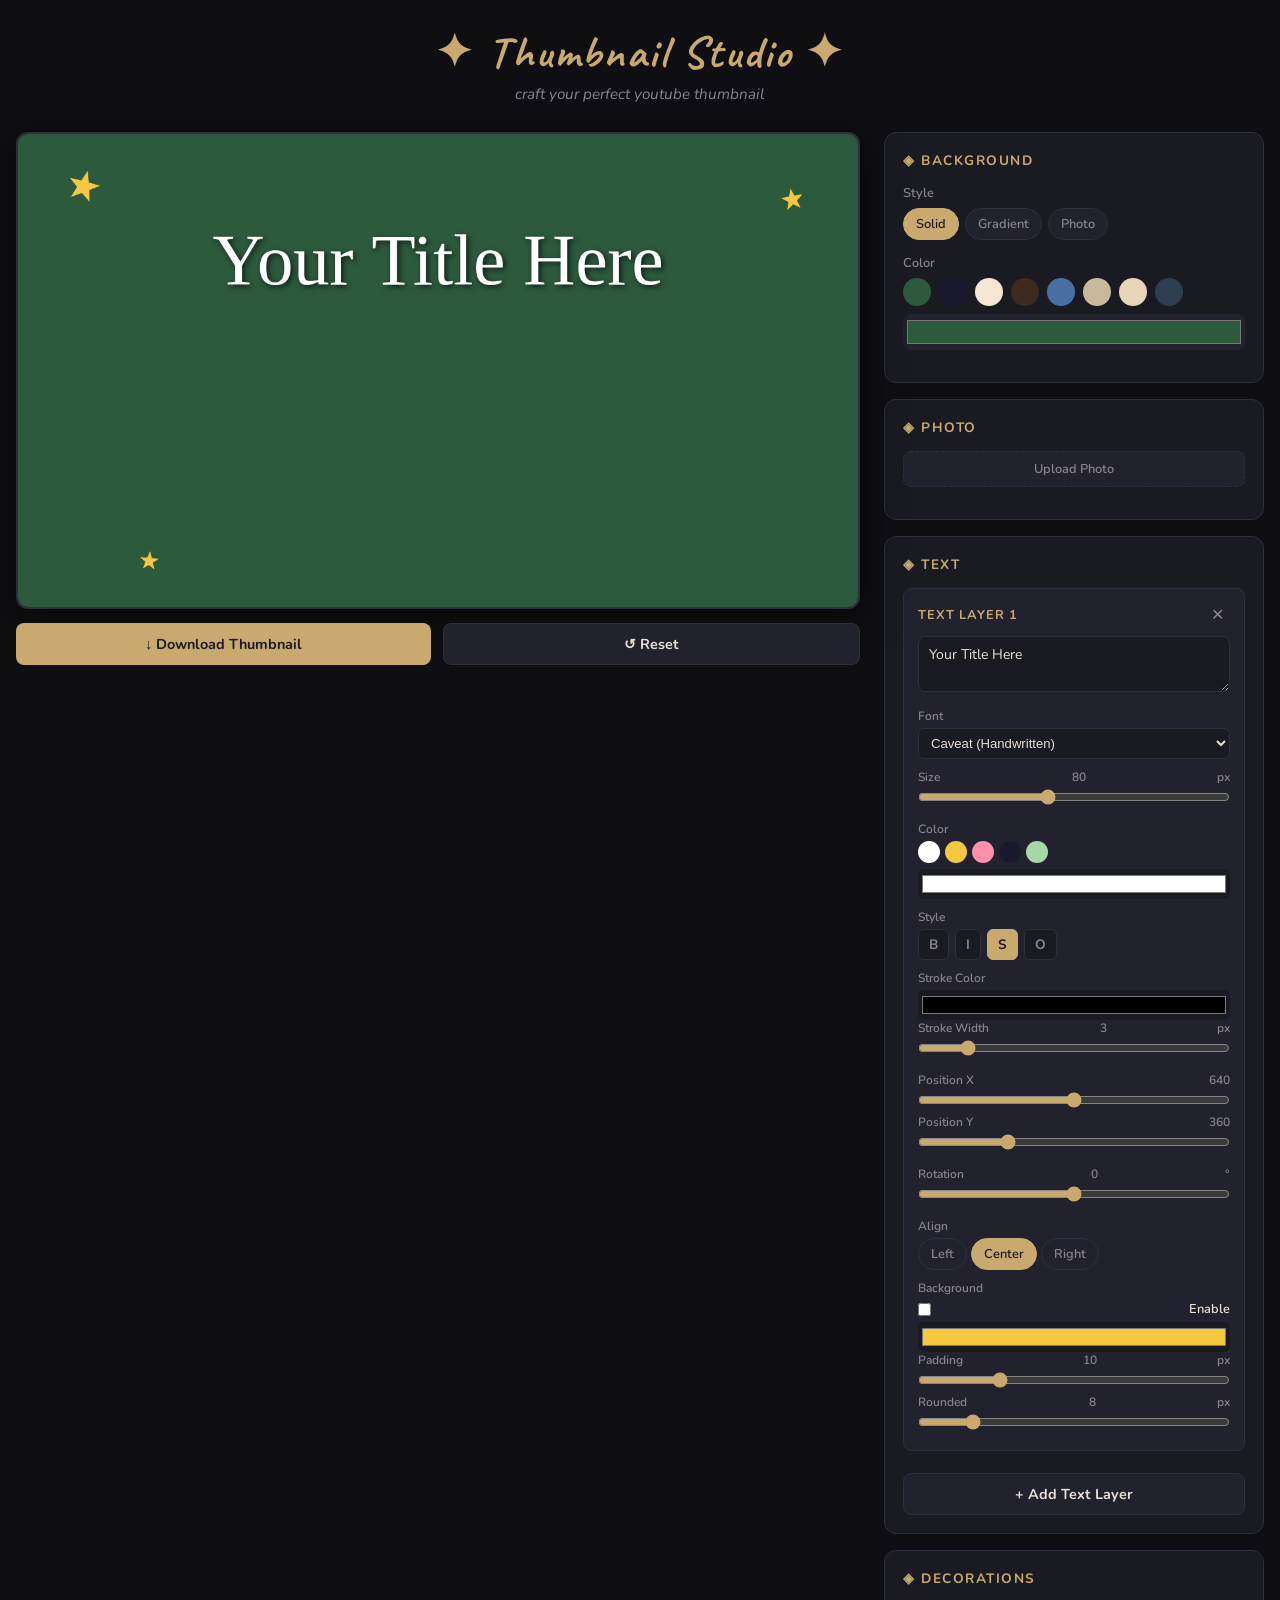
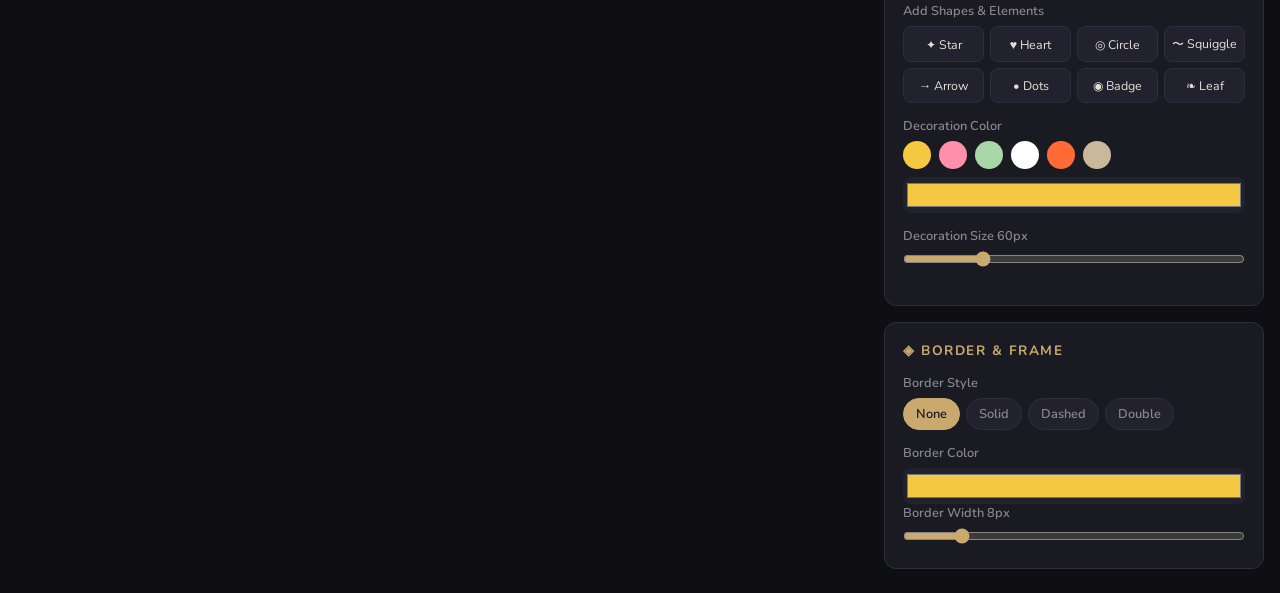
<file: index.html>
<!DOCTYPE html>
<html lang="en">
<head>
  <meta charset="UTF-8" />
  <meta name="viewport" content="width=device-width, initial-scale=1.0" />
  <title>YouTube Thumbnail Generator</title>
  <link rel="preconnect" href="https://fonts.googleapis.com" />
  <link rel="preconnect" href="https://fonts.gstatic.com" crossorigin />
  <link href="https://fonts.googleapis.com/css2?family=Caveat:wght@400;600;700&family=Nunito:wght@400;600;700;800;900&family=Pacifico&display=swap" rel="stylesheet" />
  <link rel="stylesheet" href="style.css" />
</head>
<body>
  <div class="app">
    <header>
      <h1>✦ Thumbnail Studio ✦</h1>
      <p class="subtitle">craft your perfect youtube thumbnail</p>
    </header>

    <div class="workspace">
      <!-- Canvas Preview -->
      <div class="preview-section">
        <div class="canvas-wrapper">
          <canvas id="thumbnailCanvas" width="1280" height="720"></canvas>
        </div>
        <div class="canvas-actions">
          <button class="btn btn-primary" id="downloadBtn">↓ Download Thumbnail</button>
          <button class="btn btn-secondary" id="resetBtn">↺ Reset</button>
        </div>
      </div>

      <!-- Controls Panel -->
      <div class="controls-panel">

        <!-- Background -->
        <section class="control-section">
          <h2>◈ Background</h2>
          <div class="control-group">
            <label>Style</label>
            <div class="button-grid" id="bgStyleBtns">
              <button class="style-btn active" data-style="solid">Solid</button>
              <button class="style-btn" data-style="gradient">Gradient</button>
              <button class="style-btn" data-style="photo">Photo</button>
            </div>
          </div>
          <div class="control-group" id="solidColorGroup">
            <label>Color</label>
            <div class="color-presets">
              <button class="color-dot" style="background:#2d5a3d" data-color="#2d5a3d"></button>
              <button class="color-dot" style="background:#1a1a2e" data-color="#1a1a2e"></button>
              <button class="color-dot" style="background:#f5e6d3" data-color="#f5e6d3"></button>
              <button class="color-dot" style="background:#3d2b1f" data-color="#3d2b1f"></button>
              <button class="color-dot" style="background:#4a6fa5" data-color="#4a6fa5"></button>
              <button class="color-dot" style="background:#c9b99a" data-color="#c9b99a"></button>
              <button class="color-dot" style="background:#e8d5b7" data-color="#e8d5b7"></button>
              <button class="color-dot" style="background:#2c3e50" data-color="#2c3e50"></button>
            </div>
            <input type="color" id="bgColor" value="#2d5a3d" />
          </div>
          <div class="control-group hidden" id="gradientGroup">
            <label>Color 1</label>
            <input type="color" id="gradColor1" value="#2d5a3d" />
            <label>Color 2</label>
            <input type="color" id="gradColor2" value="#1a1a2e" />
            <label>Direction</label>
            <select id="gradDirection">
              <option value="horizontal">Horizontal →</option>
              <option value="vertical">Vertical ↓</option>
              <option value="diagonal">Diagonal ↘</option>
              <option value="radial">Radial ◎</option>
            </select>
          </div>
          <div class="control-group hidden" id="bgPhotoGroup">
            <label>Upload Background</label>
            <label class="file-upload-btn" for="bgPhotoInput">Choose Photo</label>
            <input type="file" id="bgPhotoInput" accept="image/*" class="hidden-input" />
            <div class="slider-group">
              <label>Overlay Opacity <span id="bgOverlayVal">40</span>%</label>
              <input type="range" id="bgOverlay" min="0" max="100" value="40" />
            </div>
            <div class="color-presets">
              <button class="color-dot" style="background:#000" data-overlay="#000000"></button>
              <button class="color-dot" style="background:#2d5a3d" data-overlay="#2d5a3d"></button>
              <button class="color-dot" style="background:#1a1a2e" data-overlay="#1a1a2e"></button>
            </div>
            <input type="color" id="bgOverlayColor" value="#000000" />
          </div>
        </section>

        <!-- Photo / Subject -->
        <section class="control-section">
          <h2>◈ Photo</h2>
          <div class="control-group">
            <label class="file-upload-btn" for="photoInput">Upload Photo</label>
            <input type="file" id="photoInput" accept="image/*" class="hidden-input" />
          </div>
          <div id="photoControls" class="hidden">
            <div class="control-group">
              <label>Position X <span id="photoXVal">640</span></label>
              <input type="range" id="photoX" min="0" max="1280" value="640" />
              <label>Position Y <span id="photoYVal">360</span></label>
              <input type="range" id="photoY" min="0" max="720" value="360" />
            </div>
            <div class="control-group">
              <label>Scale <span id="photoScaleVal">100</span>%</label>
              <input type="range" id="photoScale" min="10" max="300" value="100" />
            </div>
            <div class="control-group">
              <label>Flip</label>
              <button class="btn btn-small" id="flipPhotoBtn">⇄ Flip Horizontal</button>
            </div>
            <div class="control-group">
              <label>Remove Background</label>
              <button class="btn btn-small" id="removeBgBtn">✂ Remove BG (auto)</button>
              <p class="hint">Removes white/light backgrounds</p>
            </div>
          </div>
        </section>

        <!-- Text Layers -->
        <section class="control-section">
          <h2>◈ Text</h2>
          <div id="textLayersList"></div>
          <button class="btn btn-secondary btn-full" id="addTextBtn">+ Add Text Layer</button>
        </section>

        <!-- Decorations -->
        <section class="control-section">
          <h2>◈ Decorations</h2>
          <div class="control-group">
            <label>Add Shapes & Elements</label>
            <div class="deco-grid">
              <button class="deco-btn" data-deco="star">✦ Star</button>
              <button class="deco-btn" data-deco="heart">♥ Heart</button>
              <button class="deco-btn" data-deco="circle">◎ Circle</button>
              <button class="deco-btn" data-deco="squiggle">〜 Squiggle</button>
              <button class="deco-btn" data-deco="arrow">→ Arrow</button>
              <button class="deco-btn" data-deco="dot">• Dots</button>
              <button class="deco-btn" data-deco="badge">◉ Badge</button>
              <button class="deco-btn" data-deco="leaf">❧ Leaf</button>
            </div>
          </div>
          <div class="control-group">
            <label>Decoration Color</label>
            <div class="color-presets">
              <button class="color-dot" style="background:#f5c842" data-deco-color="#f5c842"></button>
              <button class="color-dot" style="background:#ff8fab" data-deco-color="#ff8fab"></button>
              <button class="color-dot" style="background:#a8d8a8" data-deco-color="#a8d8a8"></button>
              <button class="color-dot" style="background:#ffffff" data-deco-color="#ffffff"></button>
              <button class="color-dot" style="background:#ff6b35" data-deco-color="#ff6b35"></button>
              <button class="color-dot" style="background:#c9b99a" data-deco-color="#c9b99a"></button>
            </div>
            <input type="color" id="decoColor" value="#f5c842" />
          </div>
          <div class="control-group">
            <label>Decoration Size <span id="decoSizeVal">60</span>px</label>
            <input type="range" id="decoSize" min="20" max="200" value="60" />
          </div>
          <div class="deco-items-list" id="decoItemsList"></div>
        </section>

        <!-- Border -->
        <section class="control-section">
          <h2>◈ Border & Frame</h2>
          <div class="control-group">
            <label>Border Style</label>
            <div class="button-grid">
              <button class="style-btn active" data-border="none" id="borderBtns">None</button>
              <button class="style-btn" data-border="solid">Solid</button>
              <button class="style-btn" data-border="dashed">Dashed</button>
              <button class="style-btn" data-border="double">Double</button>
            </div>
          </div>
          <div class="control-group">
            <label>Border Color</label>
            <input type="color" id="borderColor" value="#f5c842" />
            <label>Border Width <span id="borderWidthVal">8</span>px</label>
            <input type="range" id="borderWidth" min="2" max="40" value="8" />
          </div>
        </section>

      </div>
    </div>
  </div>

  <!-- Text Layer Template (hidden) -->
  <template id="textLayerTemplate">
    <div class="text-layer-card">
      <div class="text-layer-header">
        <span class="text-layer-label">Text Layer</span>
        <button class="remove-text-btn">✕</button>
      </div>
      <textarea class="text-content" placeholder="Your text here..."></textarea>
      <div class="text-controls">
        <div class="mini-group">
          <label>Font</label>
          <select class="text-font">
            <option value="Caveat">Caveat (Handwritten)</option>
            <option value="Pacifico">Pacifico (Bubbly)</option>
            <option value="Nunito">Nunito (Clean)</option>
            <option value="Georgia">Georgia (Classic)</option>
            <option value="Arial Black">Arial Black (Bold)</option>
          </select>
        </div>
        <div class="mini-group">
          <label>Size <span class="size-val">80</span>px</label>
          <input type="range" class="text-size" min="12" max="250" value="80" />
        </div>
        <div class="mini-group">
          <label>Color</label>
          <div class="color-presets mini">
            <button class="color-dot sm" style="background:#ffffff" data-tc="#ffffff"></button>
            <button class="color-dot sm" style="background:#f5c842" data-tc="#f5c842"></button>
            <button class="color-dot sm" style="background:#ff8fab" data-tc="#ff8fab"></button>
            <button class="color-dot sm" style="background:#1a1a2e" data-tc="#1a1a2e"></button>
            <button class="color-dot sm" style="background:#a8d8a8" data-tc="#a8d8a8"></button>
          </div>
          <input type="color" class="text-color" value="#ffffff" />
        </div>
        <div class="mini-group">
          <label>Style</label>
          <div class="text-style-btns">
            <button class="style-toggle" data-prop="bold" title="Bold">B</button>
            <button class="style-toggle" data-prop="italic" title="Italic">I</button>
            <button class="style-toggle" data-prop="shadow" title="Shadow">S</button>
            <button class="style-toggle" data-prop="stroke" title="Outline">O</button>
          </div>
        </div>
        <div class="mini-group">
          <label>Stroke Color</label>
          <input type="color" class="text-stroke-color" value="#000000" />
          <label>Stroke Width <span class="stroke-val">3</span>px</label>
          <input type="range" class="text-stroke-width" min="1" max="15" value="3" />
        </div>
        <div class="mini-group">
          <label>Position X <span class="pos-x-val">640</span></label>
          <input type="range" class="text-pos-x" min="0" max="1280" value="640" />
          <label>Position Y <span class="pos-y-val">360</span></label>
          <input type="range" class="text-pos-y" min="0" max="720" value="360" />
        </div>
        <div class="mini-group">
          <label>Rotation <span class="rot-val">0</span>°</label>
          <input type="range" class="text-rotation" min="-45" max="45" value="0" />
        </div>
        <div class="mini-group">
          <label>Align</label>
          <div class="button-grid small">
            <button class="style-btn active" data-align="left">Left</button>
            <button class="style-btn" data-align="center">Center</button>
            <button class="style-btn" data-align="right">Right</button>
          </div>
        </div>
        <div class="mini-group">
          <label>Background</label>
          <label class="inline-check"><input type="checkbox" class="text-bg-toggle" /> Enable</label>
          <input type="color" class="text-bg-color" value="#f5c842" />
          <label>Padding <span class="bg-pad-val">10</span>px</label>
          <input type="range" class="text-bg-padding" min="0" max="40" value="10" />
          <label>Rounded <span class="bg-rad-val">8</span>px</label>
          <input type="range" class="text-bg-radius" min="0" max="50" value="8" />
        </div>
      </div>
    </div>
  </template>

  <script src="app.js"></script>
</body>
</html>
</file>
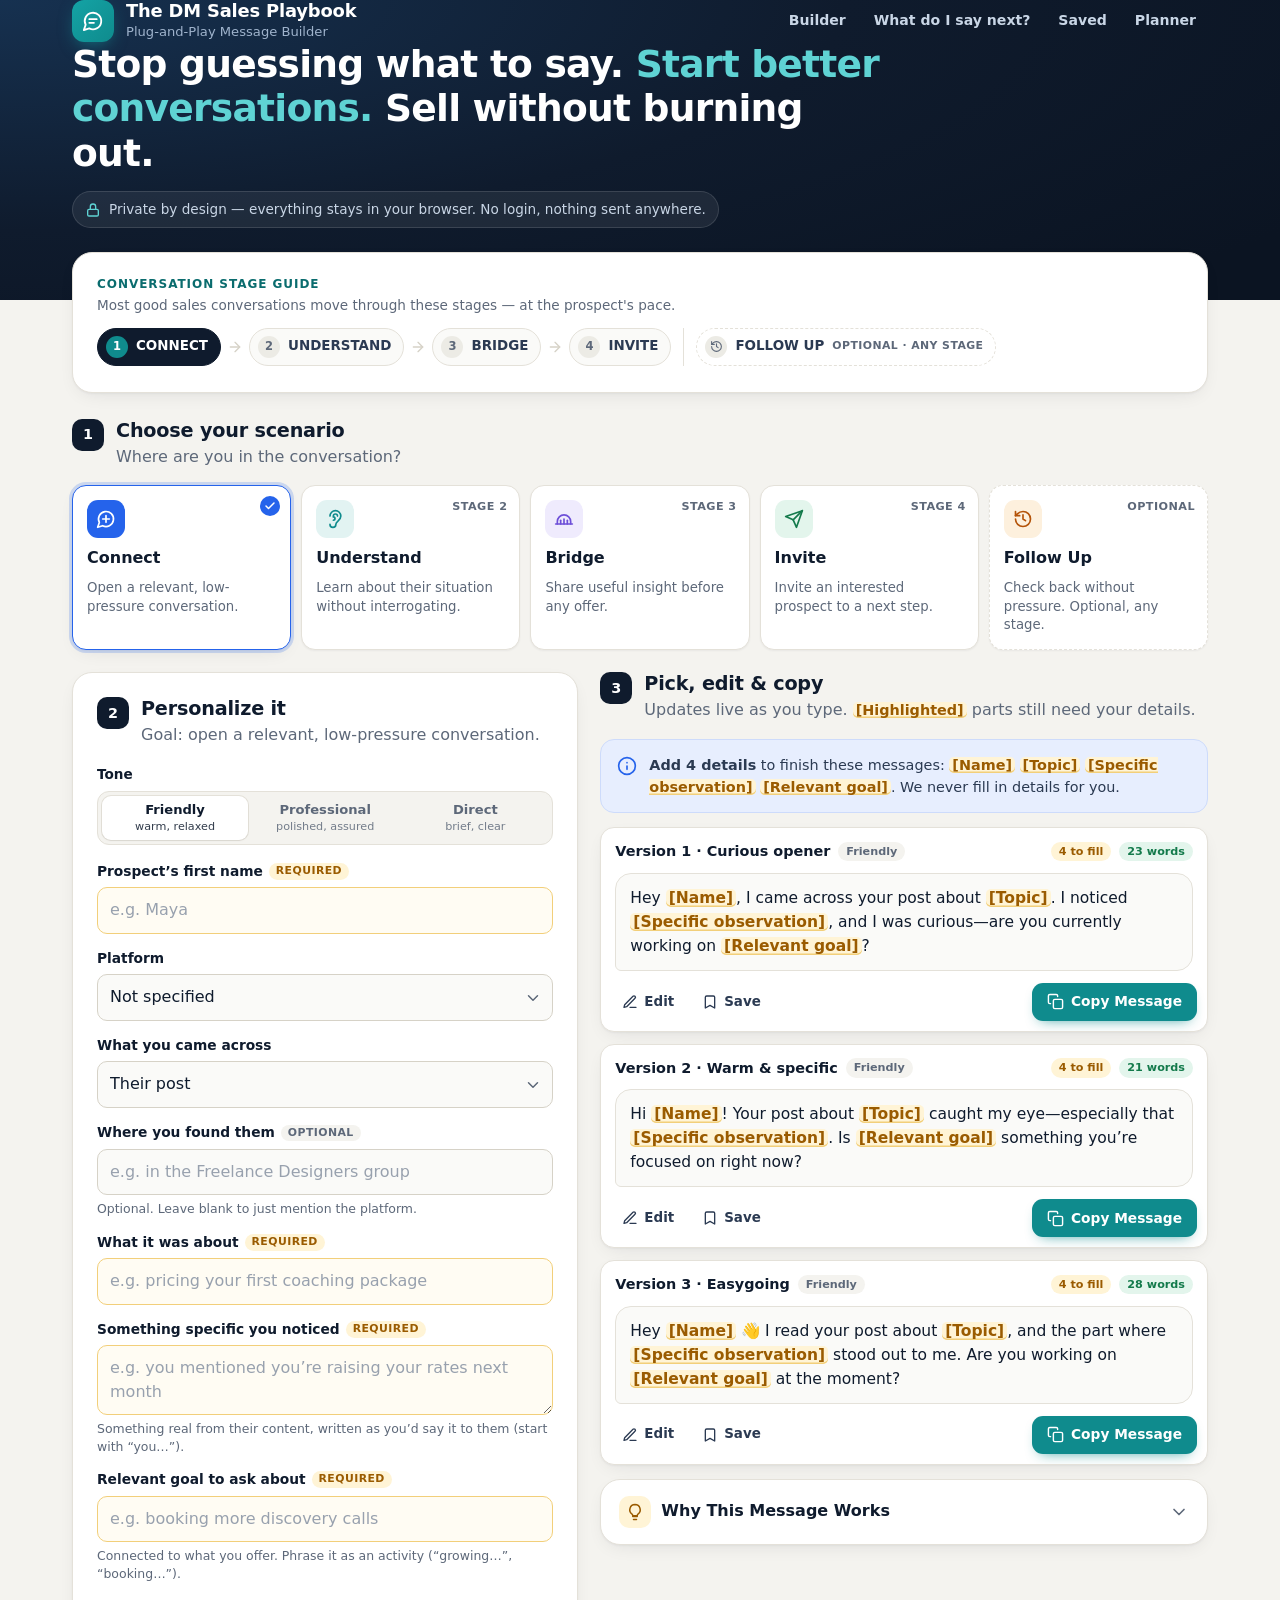
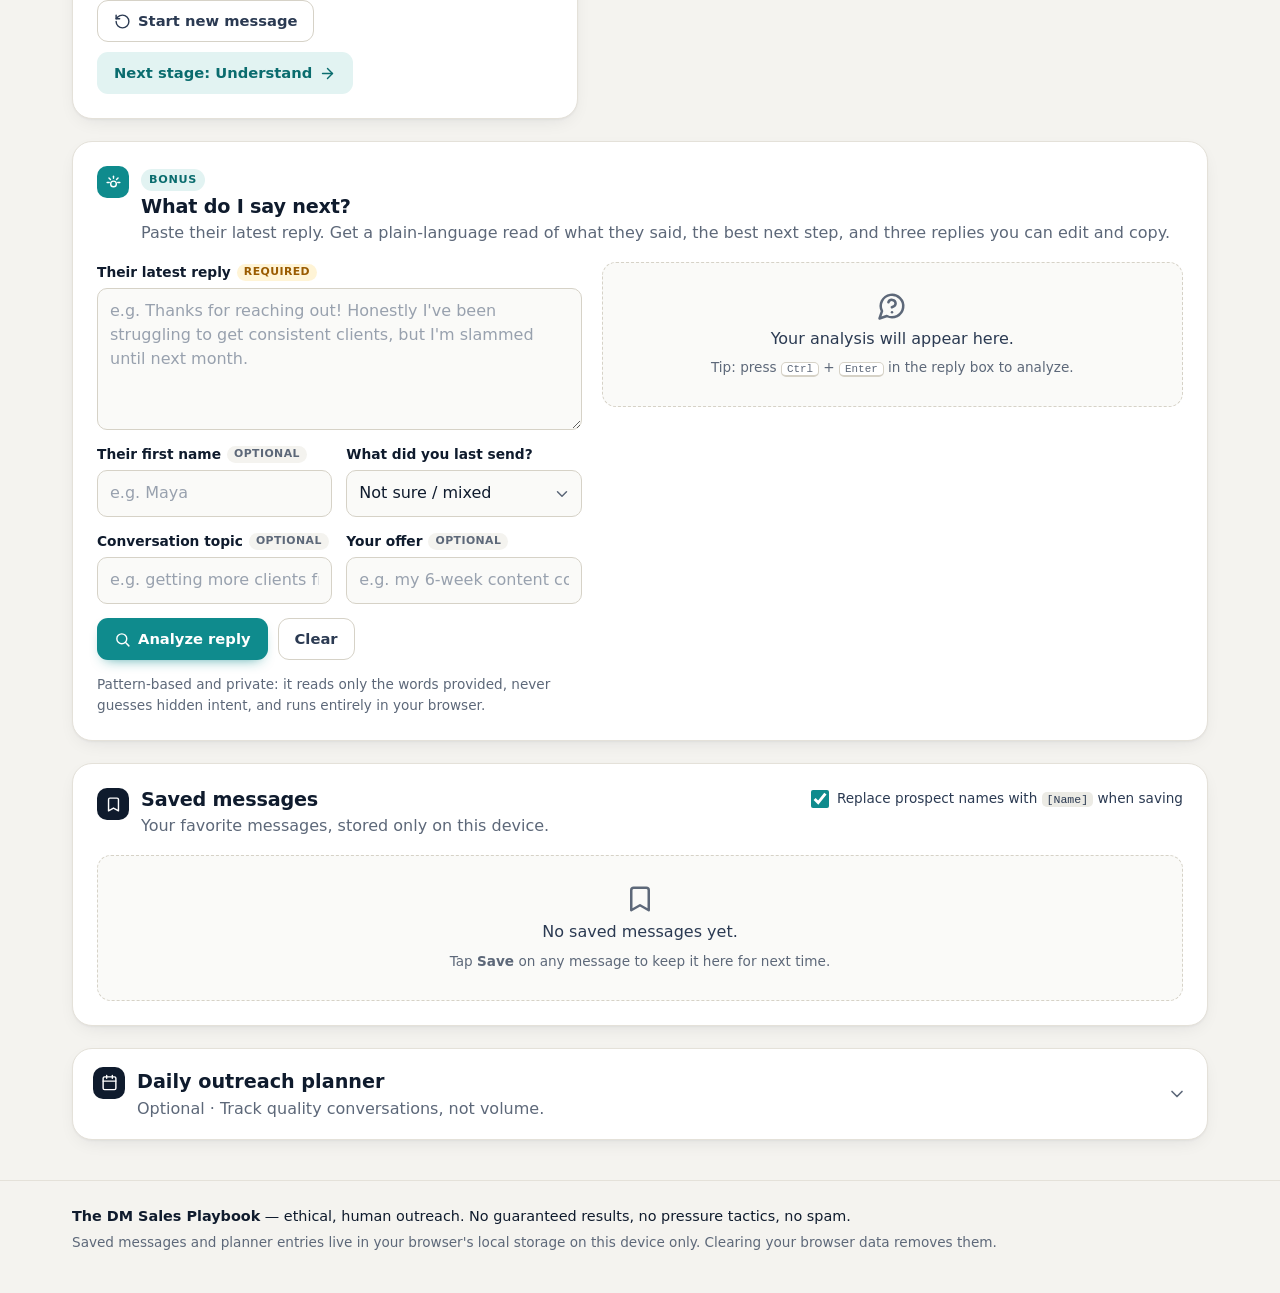
<file: dm-playbook/index.html>
<!DOCTYPE html>
<html lang="en">
<head>
  <meta charset="UTF-8" />
  <meta name="viewport" content="width=device-width, initial-scale=1" />
  <title>The DM Sales Playbook — Plug-and-Play Message Builder</title>
  <meta name="description" content="Create personalized, ethical sales DMs in seconds. Stop guessing what to say. Start better conversations. Sell without burning out." />
  <meta name="theme-color" content="#0f1b2d" />
  <link rel="icon" href="data:image/svg+xml,%3Csvg xmlns='http://www.w3.org/2000/svg' viewBox='0 0 32 32'%3E%3Crect width='32' height='32' rx='8' fill='%230f8b8d'/%3E%3Cpath d='M9 11h14M9 16h9' stroke='white' stroke-width='2.5' stroke-linecap='round'/%3E%3Cpath d='M9 21l-2 4 5-3' fill='white'/%3E%3C/svg%3E" />
  <link rel="stylesheet" href="styles.css" />
</head>
<body>
  <a class="skip-link" href="#builder">Skip to the message builder</a>

  <header class="site-header">
    <div class="wrap header-inner">
      <div class="brand">
        <div class="brand-mark" aria-hidden="true">
          <svg viewBox="0 0 24 24"><path d="M7.9 20A9 9 0 1 0 4 16.1L2 22Z"/><path d="M8 10h8"/><path d="M8 14h5"/></svg>
        </div>
        <div>
          <h1 class="brand-title">The DM Sales Playbook</h1>
          <p class="brand-sub">Plug-and-Play Message Builder</p>
        </div>
      </div>
      <nav class="top-nav" aria-label="Sections">
        <a href="#builder">Builder</a>
        <a href="#next">What do I say next?</a>
        <a href="#saved">Saved <span class="nav-count" id="navSavedCount" hidden>0</span></a>
        <a href="#planner">Planner</a>
      </nav>
    </div>
    <div class="wrap hero">
      <p class="tagline">Stop guessing what to say. <span>Start better conversations.</span> Sell without burning out.</p>
      <p class="privacy-pill">
        <svg viewBox="0 0 24 24" aria-hidden="true"><rect x="4" y="11" width="16" height="10" rx="2"/><path d="M8 11V7a4 4 0 0 1 8 0v4"/></svg>
        Private by design — everything stays in your browser. No login, nothing sent anywhere.
      </p>
    </div>
  </header>

  <main id="builder" class="wrap">
    <!-- Stage guide -->
    <section class="card stage-guide" aria-labelledby="stageGuideTitle">
      <div class="section-head compact">
        <h2 id="stageGuideTitle" class="eyebrow">Conversation stage guide</h2>
        <p class="muted small">Most good sales conversations move through these stages — at the prospect's pace.</p>
      </div>
      <ol class="stepper" id="stepper"></ol>
    </section>

    <!-- Scenario cards -->
    <section aria-labelledby="scenarioTitle" class="scenario-section">
      <div class="section-head">
        <span class="step-num" aria-hidden="true">1</span>
        <div>
          <h2 id="scenarioTitle">Choose your scenario</h2>
          <p class="muted">Where are you in the conversation?</p>
        </div>
      </div>
      <div class="scenario-grid" id="scenarioGrid" role="group" aria-label="DM scenarios"></div>
    </section>

    <!-- Builder -->
    <div class="builder-grid">
      <section class="card form-card" aria-labelledby="formTitle">
        <div class="section-head">
          <span class="step-num" aria-hidden="true">2</span>
          <div>
            <h2 id="formTitle">Personalize it</h2>
            <p class="muted" id="scenarioGoal"></p>
          </div>
        </div>

        <fieldset class="tone-picker">
          <legend>Tone</legend>
          <div class="segmented" id="toneGroup"></div>
        </fieldset>

        <form id="scenarioForm" class="fields" autocomplete="off" novalidate></form>

        <div class="form-actions">
          <button type="button" class="btn btn-ghost" id="resetBtn">
            <svg viewBox="0 0 24 24" aria-hidden="true"><path d="M3 12a9 9 0 1 0 9-9 9.75 9.75 0 0 0-6.74 2.74L3 8"/><path d="M3 3v5h5"/></svg>
            Start new message
          </button>
          <button type="button" class="btn btn-soft" id="nextStageBtn"></button>
        </div>
      </section>

      <section class="preview-col" aria-labelledby="previewTitle">
        <div class="section-head">
          <span class="step-num" aria-hidden="true">3</span>
          <div>
            <h2 id="previewTitle">Pick, edit &amp; copy</h2>
            <p class="muted">Updates live as you type. <mark class="miss-demo">[Highlighted]</mark> parts still need your details.</p>
          </div>
        </div>
        <div id="previewStatus" class="preview-status" aria-live="polite"></div>
        <div id="variations" class="variations"></div>

        <details class="card explainer" id="explainer">
          <summary>
            <span class="explainer-icon" aria-hidden="true">
              <svg viewBox="0 0 24 24"><path d="M9 18h6"/><path d="M10 22h4"/><path d="M12 2a7 7 0 0 0-4 12.7c.6.5 1 1.3 1 2.3h6c0-1 .4-1.8 1-2.3A7 7 0 0 0 12 2Z"/></svg>
            </span>
            <span>Why This Message Works</span>
            <svg class="chev" viewBox="0 0 24 24" aria-hidden="true"><path d="m6 9 6 6 6-6"/></svg>
          </summary>
          <div class="explainer-body" id="explainerBody"></div>
        </details>
      </section>
    </div>

    <!-- What do I say next -->
    <section id="next" class="card next-card" aria-labelledby="nextTitle">
      <div class="section-head">
        <span class="step-num accent" aria-hidden="true">
          <svg viewBox="0 0 24 24"><path d="M12 3v3"/><path d="M18.4 5.6l-2.1 2.1"/><path d="M21 12h-3"/><path d="M5.6 5.6l2.1 2.1"/><path d="M3 12h3"/><circle cx="12" cy="14" r="4"/></svg>
        </span>
        <div>
          <span class="badge">Bonus</span>
          <h2 id="nextTitle">What do I say next?</h2>
          <p class="muted">Paste their latest reply. Get a plain-language read of what they said, the best next step, and three replies you can edit and copy.</p>
        </div>
      </div>

      <div class="next-grid">
        <div class="next-input">
          <label class="field">
            <span class="label">Their latest reply <span class="req">required</span></span>
            <textarea id="replyInput" rows="5" placeholder="e.g. Thanks for reaching out! Honestly I've been struggling to get consistent clients, but I'm slammed until next month."></textarea>
          </label>
          <div class="field-row">
            <label class="field">
              <span class="label">Their first name <span class="opt">optional</span></span>
              <input id="replyName" type="text" placeholder="e.g. Maya" />
            </label>
            <label class="field">
              <span class="label">What did you last send?</span>
              <select id="replyLastStage">
                <option value="unsure">Not sure / mixed</option>
                <option value="connect">An opener (Connect)</option>
                <option value="understand">A question about their goals (Understand)</option>
                <option value="bridge">A tip or insight (Bridge)</option>
                <option value="invite">An offer or invitation (Invite)</option>
                <option value="followup">A follow-up</option>
              </select>
            </label>
          </div>
          <div class="field-row">
            <label class="field">
              <span class="label">Conversation topic <span class="opt">optional</span></span>
              <input id="replyTopic" type="text" placeholder="e.g. getting more clients from Instagram" />
            </label>
            <label class="field">
              <span class="label">Your offer <span class="opt">optional</span></span>
              <input id="replyOffer" type="text" placeholder="e.g. my 6-week content coaching program" />
            </label>
          </div>
          <div class="form-actions">
            <button type="button" class="btn btn-primary" id="analyzeBtn">
              <svg viewBox="0 0 24 24" aria-hidden="true"><path d="m21 21-4.3-4.3"/><circle cx="11" cy="11" r="7"/></svg>
              Analyze reply
            </button>
            <button type="button" class="btn btn-ghost" id="clearReplyBtn">Clear</button>
          </div>
          <p class="muted small">Pattern-based and private: it reads only the words provided, never guesses hidden intent, and runs entirely in your browser.</p>
        </div>
        <div class="next-output" id="nextOutput" aria-live="polite">
          <div class="empty-state">
            <svg viewBox="0 0 24 24" aria-hidden="true"><path d="M7.9 20A9 9 0 1 0 4 16.1L2 22Z"/><path d="M9.1 9a3 3 0 0 1 5.8 1c0 2-3 3-3 3"/><path d="M12 17h.01"/></svg>
            <p>Your analysis will appear here.</p>
            <p class="muted small">Tip: press <kbd>Ctrl</kbd> + <kbd>Enter</kbd> in the reply box to analyze.</p>
          </div>
        </div>
      </div>
    </section>

    <!-- Saved -->
    <section id="saved" class="card saved-card" aria-labelledby="savedTitle">
      <div class="section-head split">
        <div class="section-head-left">
          <span class="step-num" aria-hidden="true">
            <svg viewBox="0 0 24 24"><path d="m19 21-7-4-7 4V5a2 2 0 0 1 2-2h10a2 2 0 0 1 2 2Z"/></svg>
          </span>
          <div>
            <h2 id="savedTitle">Saved messages</h2>
            <p class="muted">Your favorite messages, stored only on this device.</p>
          </div>
        </div>
        <div class="saved-tools">
          <label class="check">
            <input type="checkbox" id="anonymizeToggle" checked />
            <span>Replace prospect names with <code>[Name]</code> when saving</span>
          </label>
          <button type="button" class="btn btn-ghost btn-sm" id="clearSavedBtn" hidden>Delete all</button>
        </div>
      </div>
      <div id="savedList" class="saved-list"></div>
    </section>

    <!-- Planner -->
    <section id="planner" class="card planner-card" aria-labelledby="plannerTitle">
      <details id="plannerDetails">
        <summary class="planner-summary">
          <span class="section-head-left">
            <span class="step-num" aria-hidden="true">
              <svg viewBox="0 0 24 24"><rect x="3" y="4" width="18" height="18" rx="2"/><path d="M16 2v4M8 2v4M3 10h18"/></svg>
            </span>
            <span>
              <span class="h2-like" id="plannerTitle">Daily outreach planner</span>
              <span class="muted block">Optional · Track quality conversations, not volume.</span>
            </span>
          </span>
          <svg class="chev" viewBox="0 0 24 24" aria-hidden="true"><path d="m6 9 6 6 6-6"/></svg>
        </summary>

        <div class="planner-body">
          <div class="planner-inputs">
            <label class="field date-field">
              <span class="label">Day</span>
              <input type="date" id="plannerDate" />
            </label>
            <div class="num-grid" id="plannerFields"></div>
            <div class="form-actions">
              <button type="button" class="btn btn-ghost btn-sm" id="plannerClearBtn">Clear this day</button>
              <span class="muted small" id="plannerSavedNote" aria-live="polite"></span>
            </div>
          </div>
          <div class="planner-dash">
            <h3 class="eyebrow">Today's dashboard</h3>
            <div class="kpi-grid" id="kpiGrid"></div>
            <ul class="insights" id="plannerInsights"></ul>
            <div class="week" id="plannerWeek"></div>
          </div>
        </div>
      </details>
    </section>
  </main>

  <footer class="site-footer">
    <div class="wrap">
      <p><strong>The DM Sales Playbook</strong> — ethical, human outreach. No guaranteed results, no pressure tactics, no spam.</p>
      <p class="muted small">Saved messages and planner entries live in your browser's local storage on this device only. Clearing your browser data removes them.</p>
    </div>
  </footer>

  <div class="toast-region" id="toastRegion" aria-live="polite" aria-atomic="true"></div>

  <script src="app.js"></script>
</body>
</html>
</file>
<file: style.css>
:root {
  --bg: #0f0f13;
  --surface: #1a1a22;
  --surface2: #22222e;
  --border: #2e2e3e;
  --accent: #c9a96e;
  --accent2: #8fa96e;
  --text: #e8e0d5;
  --text-muted: #8a8490;
  --radius: 12px;
  --radius-sm: 8px;
}

*, *::before, *::after { box-sizing: border-box; margin: 0; padding: 0; }

body {
  font-family: 'Nunito', sans-serif;
  background: var(--bg);
  color: var(--text);
  min-height: 100vh;
}

.app {
  max-width: 1400px;
  margin: 0 auto;
  padding: 24px 16px;
}

header {
  text-align: center;
  margin-bottom: 28px;
}

header h1 {
  font-family: 'Caveat', cursive;
  font-size: 2.8rem;
  font-weight: 700;
  color: var(--accent);
  letter-spacing: 2px;
}

header .subtitle {
  color: var(--text-muted);
  font-size: 0.95rem;
  margin-top: 4px;
  font-style: italic;
}

.workspace {
  display: grid;
  grid-template-columns: 1fr 380px;
  gap: 24px;
  align-items: start;
}

/* Preview */
.preview-section {
  position: sticky;
  top: 20px;
}

.canvas-wrapper {
  background: #111;
  border-radius: var(--radius);
  overflow: hidden;
  border: 2px solid var(--border);
  box-shadow: 0 8px 40px rgba(0,0,0,0.6);
}

#thumbnailCanvas {
  width: 100%;
  height: auto;
  display: block;
}

.canvas-actions {
  display: flex;
  gap: 12px;
  margin-top: 14px;
}

/* Controls */
.controls-panel {
  display: flex;
  flex-direction: column;
  gap: 16px;
}

.control-section {
  background: var(--surface);
  border-radius: var(--radius);
  padding: 18px;
  border: 1px solid var(--border);
}

.control-section h2 {
  font-size: 0.85rem;
  font-weight: 700;
  text-transform: uppercase;
  letter-spacing: 1.5px;
  color: var(--accent);
  margin-bottom: 14px;
}

.control-group {
  margin-bottom: 14px;
}

.control-group:last-child { margin-bottom: 0; }

.control-group label {
  display: block;
  font-size: 0.8rem;
  color: var(--text-muted);
  margin-bottom: 6px;
  font-weight: 600;
}

.control-group input[type="color"] {
  width: 100%;
  height: 36px;
  border: none;
  border-radius: var(--radius-sm);
  cursor: pointer;
  background: var(--surface2);
  padding: 2px;
}

.control-group select {
  width: 100%;
  padding: 8px 10px;
  background: var(--surface2);
  border: 1px solid var(--border);
  border-radius: var(--radius-sm);
  color: var(--text);
  font-size: 0.85rem;
}

/* Buttons */
.btn {
  padding: 10px 20px;
  border-radius: var(--radius-sm);
  border: none;
  cursor: pointer;
  font-family: 'Nunito', sans-serif;
  font-weight: 700;
  font-size: 0.9rem;
  transition: all 0.15s;
}

.btn-primary {
  background: var(--accent);
  color: #1a1a22;
  flex: 1;
}

.btn-primary:hover { background: #dab97e; transform: translateY(-1px); }

.btn-secondary {
  background: var(--surface2);
  color: var(--text);
  border: 1px solid var(--border);
  flex: 1;
}

.btn-secondary:hover { background: var(--border); }

.btn-small {
  padding: 6px 12px;
  font-size: 0.8rem;
  background: var(--surface2);
  color: var(--text);
  border: 1px solid var(--border);
}

.btn-small:hover { background: var(--border); }

.btn-full { width: 100%; margin-top: 10px; }

/* Button Grid */
.button-grid {
  display: flex;
  gap: 6px;
  flex-wrap: wrap;
}

.button-grid.small { gap: 4px; }

.style-btn {
  padding: 6px 12px;
  background: var(--surface2);
  border: 1px solid var(--border);
  border-radius: 20px;
  color: var(--text-muted);
  cursor: pointer;
  font-size: 0.8rem;
  font-family: 'Nunito', sans-serif;
  font-weight: 600;
  transition: all 0.15s;
}

.style-btn.active, .style-btn:hover {
  background: var(--accent);
  color: #1a1a22;
  border-color: var(--accent);
}

/* Color Presets */
.color-presets {
  display: flex;
  gap: 8px;
  flex-wrap: wrap;
  margin-bottom: 8px;
}

.color-dot {
  width: 28px;
  height: 28px;
  border-radius: 50%;
  border: 2px solid transparent;
  cursor: pointer;
  transition: transform 0.15s, border-color 0.15s;
}

.color-dot:hover, .color-dot.active {
  transform: scale(1.2);
  border-color: white;
}

.color-dot.sm {
  width: 22px;
  height: 22px;
}

/* File Upload */
.file-upload-btn {
  display: inline-block;
  padding: 8px 16px;
  background: var(--surface2);
  border: 1px dashed var(--border);
  border-radius: var(--radius-sm);
  color: var(--accent);
  cursor: pointer;
  font-size: 0.85rem;
  font-weight: 600;
  transition: all 0.15s;
  text-align: center;
  width: 100%;
}

.file-upload-btn:hover {
  border-color: var(--accent);
  background: rgba(201,169,110,0.1);
}

.hidden-input { display: none; }

/* Sliders */
input[type="range"] {
  width: 100%;
  accent-color: var(--accent);
  cursor: pointer;
}

.slider-group label {
  display: flex;
  justify-content: space-between;
}

/* Hints */
.hint {
  font-size: 0.72rem;
  color: var(--text-muted);
  margin-top: 4px;
  font-style: italic;
}

/* Deco Grid */
.deco-grid {
  display: grid;
  grid-template-columns: repeat(4, 1fr);
  gap: 6px;
  margin-bottom: 10px;
}

.deco-btn {
  padding: 8px 4px;
  background: var(--surface2);
  border: 1px solid var(--border);
  border-radius: var(--radius-sm);
  color: var(--text);
  cursor: pointer;
  font-size: 0.78rem;
  font-family: 'Nunito', sans-serif;
  transition: all 0.15s;
  text-align: center;
}

.deco-btn:hover {
  background: var(--accent);
  color: #1a1a22;
  border-color: var(--accent);
}

/* Deco Items List */
.deco-items-list {
  display: flex;
  flex-direction: column;
  gap: 8px;
  margin-top: 10px;
}

.deco-item-row {
  display: flex;
  align-items: center;
  gap: 8px;
  background: var(--surface2);
  border-radius: var(--radius-sm);
  padding: 6px 10px;
  font-size: 0.82rem;
}

.deco-item-row span { flex: 1; }

.deco-item-row button {
  background: none;
  border: none;
  color: var(--text-muted);
  cursor: pointer;
  font-size: 0.9rem;
  padding: 2px 6px;
  border-radius: 4px;
}

.deco-item-row button:hover { color: #ff6b6b; background: rgba(255,107,107,0.1); }

/* Text Layer Cards */
.text-layer-card {
  background: var(--surface2);
  border-radius: var(--radius-sm);
  padding: 14px;
  border: 1px solid var(--border);
  margin-bottom: 12px;
}

.text-layer-header {
  display: flex;
  justify-content: space-between;
  align-items: center;
  margin-bottom: 10px;
}

.text-layer-label {
  font-size: 0.8rem;
  font-weight: 700;
  color: var(--accent);
  text-transform: uppercase;
  letter-spacing: 1px;
}

.remove-text-btn {
  background: none;
  border: none;
  color: var(--text-muted);
  cursor: pointer;
  font-size: 1rem;
  padding: 2px 6px;
  border-radius: 4px;
  transition: all 0.15s;
}

.remove-text-btn:hover { color: #ff6b6b; background: rgba(255,107,107,0.1); }

.text-content {
  width: 100%;
  padding: 8px 10px;
  background: var(--surface);
  border: 1px solid var(--border);
  border-radius: var(--radius-sm);
  color: var(--text);
  font-family: 'Nunito', sans-serif;
  font-size: 0.88rem;
  resize: vertical;
  min-height: 50px;
  margin-bottom: 10px;
}

.text-controls { display: flex; flex-direction: column; gap: 10px; }

.mini-group label {
  display: flex;
  justify-content: space-between;
  font-size: 0.75rem;
  color: var(--text-muted);
  margin-bottom: 4px;
  font-weight: 600;
}

.mini-group select {
  width: 100%;
  padding: 6px 8px;
  background: var(--surface);
  border: 1px solid var(--border);
  border-radius: 6px;
  color: var(--text);
  font-size: 0.82rem;
}

.mini-group input[type="color"] {
  width: 100%;
  height: 30px;
  border: none;
  border-radius: 6px;
  cursor: pointer;
  background: var(--surface);
  padding: 2px;
}

.text-style-btns {
  display: flex;
  gap: 6px;
}

.style-toggle {
  padding: 5px 10px;
  background: var(--surface);
  border: 1px solid var(--border);
  border-radius: 6px;
  color: var(--text-muted);
  cursor: pointer;
  font-family: 'Nunito', sans-serif;
  font-size: 0.85rem;
  font-weight: 700;
  transition: all 0.15s;
}

.style-toggle.active {
  background: var(--accent);
  color: #1a1a22;
  border-color: var(--accent);
}

.inline-check {
  display: flex !important;
  align-items: center;
  gap: 6px;
  margin-bottom: 8px;
  color: var(--text) !important;
  font-size: 0.8rem !important;
}

.color-presets.mini { gap: 5px; margin-bottom: 6px; }

.hidden { display: none !important; }

/* Responsive */
@media (max-width: 900px) {
  .workspace {
    grid-template-columns: 1fr;
  }
  .preview-section {
    position: relative;
    top: 0;
  }
}
</file>
<file: dm-playbook/styles.css>
/* ==========================================================================
   The DM Sales Playbook — styles
   Mobile-first. Soft neutral surfaces, deep navy ink, teal accent.
   ========================================================================== */

:root {
  --bg: #f4f3ef;
  --bg-2: #ecebe5;
  --surface: #ffffff;
  --surface-2: #fafaf8;
  --ink: #0f1b2d;
  --ink-2: #2b3a52;
  --muted: #5d6879;
  --line: #e4e1d9;
  --line-2: #d6d2c7;

  --accent: #0f8b8d;
  --accent-strong: #0a6c6e;
  --accent-soft: #e2f3f2;
  --accent-ring: rgba(15, 139, 141, 0.28);
  --blue: #2563eb;
  --blue-soft: #e7eefe;

  --warn: #9a5b00;
  --warn-soft: #fff4d6;
  --warn-line: #f2cf7a;
  --danger: #b42318;
  --danger-soft: #fdecea;
  --good: #137a4b;
  --good-soft: #e3f5ec;

  --radius-lg: 20px;
  --radius: 14px;
  --radius-sm: 10px;
  --shadow-sm: 0 1px 2px rgba(15, 27, 45, 0.05);
  --shadow: 0 1px 2px rgba(15, 27, 45, 0.04), 0 6px 20px -8px rgba(15, 27, 45, 0.12);
  --shadow-lg: 0 2px 4px rgba(15, 27, 45, 0.04), 0 18px 40px -16px rgba(15, 27, 45, 0.22);

  --font: "Inter", ui-sans-serif, system-ui, -apple-system, "Segoe UI", Roboto, "Helvetica Neue", Arial, sans-serif;
  --mono: ui-monospace, SFMono-Regular, Menlo, Consolas, monospace;
}

*, *::before, *::after { box-sizing: border-box; }

html { scroll-behavior: smooth; -webkit-text-size-adjust: 100%; }
@media (prefers-reduced-motion: reduce) {
  html { scroll-behavior: auto; }
  *, *::before, *::after { transition: none !important; animation: none !important; }
}

body {
  margin: 0;
  font-family: var(--font);
  font-size: 16px;
  line-height: 1.55;
  color: var(--ink);
  background: var(--bg);
  -webkit-font-smoothing: antialiased;
}

h1, h2, h3 { margin: 0; line-height: 1.2; letter-spacing: -0.01em; }
h2, .h2-like { font-size: 1.2rem; font-weight: 700; display: block; }
p { margin: 0; }
code { font-family: var(--mono); font-size: 0.85em; background: var(--bg-2); padding: 1px 5px; border-radius: 5px; }
kbd { font-family: var(--mono); font-size: 0.8em; background: var(--surface); border: 1px solid var(--line-2); border-bottom-width: 2px; border-radius: 5px; padding: 0 5px; }

svg { width: 20px; height: 20px; fill: none; stroke: currentColor; stroke-width: 2; stroke-linecap: round; stroke-linejoin: round; flex-shrink: 0; }

.wrap { width: 100%; max-width: 1180px; margin: 0 auto; padding: 0 16px; }
.muted { color: var(--muted); }
.small { font-size: 0.85rem; }
.block { display: block; }
[hidden] { display: none !important; }

.skip-link {
  position: absolute; left: 12px; top: -60px; z-index: 100;
  background: var(--ink); color: #fff; padding: 10px 14px; border-radius: 10px; text-decoration: none;
}
.skip-link:focus { top: 12px; }

:focus-visible { outline: 3px solid var(--accent-ring); outline-offset: 2px; }

/* ---------- Header ---------- */
.site-header {
  background: radial-gradient(120% 140% at 0% 0%, #163150 0%, #0f1b2d 55%, #0b1422 100%);
  color: #fff;
  padding-bottom: 72px;
}
.header-inner { display: flex; flex-wrap: wrap; gap: 12px; align-items: center; justify-content: space-between; padding-top: 18px; }
.brand { display: flex; align-items: center; gap: 12px; }
.brand-mark {
  width: 42px; height: 42px; border-radius: 12px;
  background: linear-gradient(135deg, #14a3a5, #0f8b8d);
  display: grid; place-items: center; box-shadow: 0 6px 18px -6px rgba(20, 163, 165, 0.7);
}
.brand-mark svg { color: #fff; width: 22px; height: 22px; }
.brand-title { font-size: 1.12rem; font-weight: 750; }
.brand-sub { font-size: 0.82rem; color: #9fb3cc; }

.top-nav { display: flex; gap: 4px; overflow-x: auto; scrollbar-width: none; max-width: 100%; }
.top-nav::-webkit-scrollbar { display: none; }
.top-nav a {
  color: #c9d6e6; text-decoration: none; font-size: 0.88rem; font-weight: 550;
  padding: 7px 12px; border-radius: 999px; white-space: nowrap; display: inline-flex; align-items: center; gap: 6px;
}
.top-nav a:hover { color: #fff; background: rgba(255, 255, 255, 0.08); }
.nav-count { background: var(--accent); color: #fff; font-size: 0.72rem; border-radius: 999px; padding: 0 7px; line-height: 1.6; }

.hero { padding-top: 34px; }
.tagline { font-size: clamp(1.45rem, 4.6vw, 2.35rem); font-weight: 750; line-height: 1.18; letter-spacing: -0.02em; max-width: 820px; }
.tagline span { color: #5fd3d4; }
.privacy-pill {
  margin-top: 16px; display: inline-flex; align-items: center; gap: 8px;
  font-size: 0.85rem; color: #c9d6e6; background: rgba(255, 255, 255, 0.07);
  border: 1px solid rgba(255, 255, 255, 0.12); padding: 7px 12px; border-radius: 999px;
}
.privacy-pill svg { width: 16px; height: 16px; color: #5fd3d4; }

/* ---------- Generic ---------- */
main.wrap { margin-top: -48px; display: grid; gap: 22px; padding-bottom: 40px; }
.card {
  background: var(--surface); border: 1px solid var(--line); border-radius: var(--radius-lg);
  box-shadow: var(--shadow); padding: 20px;
}
.section-head { display: flex; gap: 12px; align-items: flex-start; margin-bottom: 16px; }
.section-head.compact { display: block; margin-bottom: 12px; }
.section-head.split { justify-content: space-between; flex-wrap: wrap; }
.section-head-left { display: flex; gap: 12px; align-items: flex-start; }
.section-head p { margin-top: 3px; }
.eyebrow { font-size: 0.75rem; font-weight: 700; letter-spacing: 0.08em; text-transform: uppercase; color: var(--accent-strong); }
.step-num {
  width: 32px; height: 32px; border-radius: 10px; flex-shrink: 0;
  background: var(--ink); color: #fff; font-weight: 700; font-size: 0.9rem;
  display: grid; place-items: center;
}
.step-num svg { width: 17px; height: 17px; }
.step-num.accent { background: var(--accent); }
.badge {
  display: inline-block; font-size: 0.7rem; font-weight: 700; letter-spacing: 0.06em; text-transform: uppercase;
  background: var(--accent-soft); color: var(--accent-strong); padding: 2px 8px; border-radius: 999px; margin-bottom: 4px;
}

/* ---------- Buttons ---------- */
.btn {
  -webkit-appearance: none; appearance: none; font: inherit; font-size: 0.92rem; font-weight: 600;
  display: inline-flex; align-items: center; justify-content: center; gap: 7px;
  min-height: 42px; padding: 0 16px; border-radius: 11px; border: 1px solid transparent;
  cursor: pointer; transition: background 0.15s, border-color 0.15s, color 0.15s, transform 0.05s, box-shadow 0.15s;
  touch-action: manipulation; white-space: nowrap;
}
.btn:active { transform: translateY(1px); }
.btn svg { width: 17px; height: 17px; }
.btn-sm { min-height: 36px; padding: 0 12px; font-size: 0.85rem; }
.btn-primary { background: var(--accent); color: #fff; box-shadow: 0 6px 14px -8px rgba(15, 139, 141, 0.9); }
.btn-primary:hover { background: var(--accent-strong); }
.btn-soft { background: var(--accent-soft); color: var(--accent-strong); }
.btn-soft:hover { background: #d0ecea; }
.btn-ghost { background: var(--surface); color: var(--ink-2); border-color: var(--line-2); }
.btn-ghost:hover { background: var(--surface-2); border-color: #c3beb0; }
.btn-danger { background: var(--danger-soft); color: var(--danger); }
.btn-danger:hover { background: #f9d7d3; }
.btn.is-done { background: var(--good); color: #fff; border-color: transparent; }
.btn[disabled] { opacity: 0.5; cursor: not-allowed; }

.icon-btn {
  -webkit-appearance: none; appearance: none; font: inherit; font-size: 0.84rem; font-weight: 600;
  display: inline-flex; align-items: center; gap: 6px; background: transparent; border: 1px solid transparent;
  color: var(--ink-2); padding: 0 10px; min-height: 36px; border-radius: 9px; cursor: pointer; touch-action: manipulation;
}
.icon-btn:hover { background: var(--bg); }
.icon-btn svg { width: 16px; height: 16px; }
.icon-btn.is-on { background: var(--accent-soft); color: var(--accent-strong); }

/* ---------- Stage guide ---------- */
.stage-guide { padding: 16px 18px; }
.stepper { list-style: none; margin: 0; padding: 0; display: flex; align-items: stretch; gap: 6px; overflow-x: auto; scrollbar-width: thin; padding-bottom: 2px; }
.stepper li { display: flex; align-items: center; gap: 6px; flex-shrink: 0; }
.stepper .arrow { color: var(--line-2); display: flex; }
.stepper .arrow svg { width: 16px; height: 16px; }
.stepper .divider { width: 1px; align-self: stretch; background: var(--line); margin: 0 6px; }
.stage-pill {
  -webkit-appearance: none; appearance: none; font: inherit; cursor: pointer; touch-action: manipulation;
  display: inline-flex; align-items: center; gap: 8px; padding: 7px 12px 7px 8px; border-radius: 999px;
  border: 1px solid var(--line); background: var(--surface-2); color: var(--ink-2); font-size: 0.84rem; font-weight: 650;
  transition: all 0.15s;
}
.stage-pill .dot {
  width: 22px; height: 22px; border-radius: 999px; display: grid; place-items: center; font-size: 0.72rem; font-weight: 750;
  background: var(--bg-2); color: var(--muted);
}
.stage-pill:hover { border-color: var(--line-2); background: var(--surface); }
.stage-pill.is-done .dot { background: var(--accent-soft); color: var(--accent-strong); }
.stage-pill.is-current { background: var(--ink); border-color: var(--ink); color: #fff; }
.stage-pill.is-current .dot { background: var(--accent); color: #fff; }
.stage-pill.optional { border-style: dashed; background: transparent; }
.stage-pill.optional.is-current { border-style: solid; background: var(--ink); }
.stage-pill .opt-tag { font-size: 0.68rem; font-weight: 600; color: var(--muted); text-transform: uppercase; letter-spacing: 0.04em; }
.stage-pill.is-current .opt-tag { color: #9fb3cc; }

/* ---------- Scenario cards ---------- */
.scenario-section { padding-top: 4px; }
.scenario-grid { display: grid; grid-template-columns: repeat(2, minmax(0, 1fr)); gap: 10px; }
.scenario-card {
  -webkit-appearance: none; appearance: none; font: inherit; text-align: left; cursor: pointer; touch-action: manipulation;
  position: relative; background: var(--surface); border: 1.5px solid var(--line); border-radius: var(--radius);
  padding: 14px; box-shadow: var(--shadow-sm); color: var(--ink);
  display: flex; flex-direction: column; gap: 8px; transition: border-color 0.15s, box-shadow 0.15s, transform 0.15s;
}
.scenario-card:hover { border-color: var(--line-2); box-shadow: var(--shadow); transform: translateY(-1px); }
.scenario-card .sc-icon {
  width: 38px; height: 38px; border-radius: 11px; display: grid; place-items: center;
  background: var(--sc-soft, var(--accent-soft)); color: var(--sc, var(--accent-strong));
}
.scenario-card .sc-num { position: absolute; top: 12px; right: 12px; font-size: 0.7rem; font-weight: 700; color: var(--muted); letter-spacing: 0.04em; }
.scenario-card .sc-name { font-weight: 750; font-size: 1rem; }
.scenario-card .sc-desc { font-size: 0.83rem; color: var(--muted); line-height: 1.4; }
.scenario-card[aria-pressed="true"] {
  border-color: var(--sc, var(--accent)); box-shadow: 0 0 0 3px var(--sc-ring, var(--accent-ring)), var(--shadow);
}
.scenario-card[aria-pressed="true"] .sc-icon { background: var(--sc, var(--accent)); color: #fff; }
.scenario-card[aria-pressed="true"]::after {
  content: ""; position: absolute; top: 10px; right: 10px; width: 20px; height: 20px; border-radius: 999px;
  background: var(--sc, var(--accent)) url("data:image/svg+xml,%3Csvg xmlns='http://www.w3.org/2000/svg' viewBox='0 0 24 24' fill='none' stroke='white' stroke-width='3' stroke-linecap='round' stroke-linejoin='round'%3E%3Cpath d='M20 6 9 17l-5-5'/%3E%3C/svg%3E") center / 12px no-repeat;
}
.scenario-card[aria-pressed="true"] .sc-num { display: none; }
.scenario-card.optional { border-style: dashed; }
.scenario-card.optional[aria-pressed="true"] { border-style: solid; }

/* scenario colours */
.sc-connect    { --sc: #2563eb; --sc-soft: #e7eefe; --sc-ring: rgba(37, 99, 235, 0.2); }
.sc-understand { --sc: #0f8b8d; --sc-soft: #e2f3f2; --sc-ring: rgba(15, 139, 141, 0.22); }
.sc-bridge     { --sc: #6d4fd8; --sc-soft: #efebfd; --sc-ring: rgba(109, 79, 216, 0.2); }
.sc-invite     { --sc: #137a4b; --sc-soft: #e3f5ec; --sc-ring: rgba(19, 122, 75, 0.2); }
.sc-followup   { --sc: #b45309; --sc-soft: #fdf0dd; --sc-ring: rgba(180, 83, 9, 0.2); }

/* ---------- Builder layout ---------- */
.builder-grid { display: grid; gap: 22px; }
.form-card { align-self: start; }

.tone-picker { border: 0; padding: 0; margin: 0 0 16px; }
.tone-picker legend { font-size: 0.85rem; font-weight: 650; margin-bottom: 6px; padding: 0; }
.segmented { display: grid; grid-template-columns: repeat(3, 1fr); background: var(--bg); border: 1px solid var(--line); border-radius: 12px; padding: 4px; gap: 4px; }
.segmented label { position: relative; }
.segmented input { position: absolute; opacity: 0; inset: 0; margin: 0; cursor: pointer; }
.segmented span {
  display: flex; flex-direction: column; align-items: center; justify-content: center; text-align: center;
  min-height: 44px; padding: 6px 4px; border-radius: 9px; font-size: 0.82rem; font-weight: 650; color: var(--muted);
  cursor: pointer; transition: all 0.15s; line-height: 1.2;
}
.segmented span small { font-weight: 500; font-size: 0.7rem; opacity: 0.85; margin-top: 2px; }
.segmented input:checked + span { background: var(--surface); color: var(--ink); box-shadow: var(--shadow-sm), 0 0 0 1px var(--line); }
.segmented input:focus-visible + span { outline: 3px solid var(--accent-ring); }

.fields { display: grid; gap: 14px; }
.field { display: grid; gap: 5px; min-width: 0; }
.field .label { font-size: 0.86rem; font-weight: 650; color: var(--ink); display: flex; align-items: center; gap: 6px; flex-wrap: wrap; }
.req { font-size: 0.68rem; font-weight: 700; color: var(--warn); background: var(--warn-soft); border-radius: 999px; padding: 0 7px; text-transform: uppercase; letter-spacing: 0.04em; }
.opt { font-size: 0.68rem; font-weight: 600; color: var(--muted); background: var(--bg); border-radius: 999px; padding: 0 7px; text-transform: uppercase; letter-spacing: 0.04em; }
.carried { font-size: 0.7rem; font-weight: 600; color: var(--accent-strong); background: var(--accent-soft); border-radius: 999px; padding: 0 7px; }
.field .hint { font-size: 0.78rem; color: var(--muted); line-height: 1.4; }
.field-row { display: grid; gap: 14px; }

input[type="text"], input[type="number"], input[type="date"], select, textarea {
  -webkit-appearance: none; appearance: none; width: 100%; font: inherit; font-size: 16px; color: var(--ink);
  background: var(--surface-2); border: 1px solid var(--line-2); border-radius: var(--radius-sm);
  padding: 10px 12px; min-height: 44px; transition: border-color 0.15s, box-shadow 0.15s, background 0.15s;
}
textarea { resize: vertical; line-height: 1.5; }
select {
  background-image: url("data:image/svg+xml,%3Csvg xmlns='http://www.w3.org/2000/svg' viewBox='0 0 24 24' fill='none' stroke='%235d6879' stroke-width='2' stroke-linecap='round' stroke-linejoin='round'%3E%3Cpath d='m6 9 6 6 6-6'/%3E%3C/svg%3E");
  background-repeat: no-repeat; background-position: right 10px center; background-size: 18px; padding-right: 36px;
}
input::placeholder, textarea::placeholder { color: #98a1ae; }
input:hover, select:hover, textarea:hover { border-color: #bfb9ab; }
input:focus, select:focus, textarea:focus { outline: none; border-color: var(--accent); background: var(--surface); box-shadow: 0 0 0 3px var(--accent-ring); }
.field.is-missing input, .field.is-missing textarea { border-color: var(--warn-line); background: #fffcf3; }

.form-actions { display: flex; flex-wrap: wrap; gap: 10px; margin-top: 18px; align-items: center; }
.form-actions .btn { flex: 1 1 auto; }

.check { display: inline-flex; gap: 8px; align-items: flex-start; font-size: 0.85rem; color: var(--ink-2); cursor: pointer; }
.check input { width: 18px; height: 18px; accent-color: var(--accent); margin: 2px 0 0; flex-shrink: 0; }

/* ---------- Preview / message cards ---------- */
.preview-col { display: grid; gap: 14px; align-content: start; }
.preview-col > .section-head { margin-bottom: 2px; }
mark, .miss {
  background: var(--warn-soft); color: var(--warn); border-radius: 5px; padding: 0 3px;
  box-shadow: inset 0 -1.5px 0 var(--warn-line); font-weight: 600;
}
.miss-demo { font-size: 0.9em; }

.preview-status:empty { display: none; }
.notice {
  border-radius: var(--radius); padding: 14px 16px; display: flex; gap: 12px; align-items: flex-start;
  border: 1px solid var(--line); background: var(--surface);
}
.notice svg { margin-top: 2px; }
.notice h3 { font-size: 0.98rem; margin-bottom: 3px; }
.notice p { font-size: 0.9rem; color: var(--ink-2); }
.notice p + p { margin-top: 6px; }
.notice.info { background: var(--blue-soft); border-color: #cddbfb; }
.notice.info svg { color: var(--blue); }
.notice.warn { background: var(--warn-soft); border-color: var(--warn-line); }
.notice.warn svg { color: var(--warn); }
.notice.stop { background: var(--danger-soft); border-color: #f4c1bb; }
.notice.stop svg { color: var(--danger); }
.notice.good { background: var(--good-soft); border-color: #b6e2cb; }
.notice.good svg { color: var(--good); }

.variations { display: grid; gap: 12px; }
.msg-card {
  background: var(--surface); border: 1px solid var(--line); border-radius: var(--radius); box-shadow: var(--shadow);
  overflow: hidden; transition: border-color 0.15s, box-shadow 0.15s;
}
.msg-card.is-editing { border-color: var(--accent); box-shadow: 0 0 0 3px var(--accent-ring), var(--shadow); }
.msg-head { display: flex; align-items: center; gap: 8px; padding: 12px 14px 0; flex-wrap: wrap; }
.msg-label { font-weight: 700; font-size: 0.9rem; }
.msg-tag { font-size: 0.7rem; font-weight: 650; padding: 1px 8px; border-radius: 999px; background: var(--bg); color: var(--muted); }
.msg-tag.edited { background: var(--blue-soft); color: var(--blue); }
.msg-tag.missing { background: var(--warn-soft); color: var(--warn); }
.msg-tag.ok { background: var(--good-soft); color: var(--good); }
.msg-tag.long { background: var(--warn-soft); color: var(--warn); }
.msg-head .spacer { flex: 1; }
.msg-body { padding: 10px 14px 12px; }
.bubble {
  background: var(--surface-2); border: 1px solid var(--line); border-radius: 16px 16px 16px 6px;
  padding: 12px 14px; font-size: 0.97rem; line-height: 1.55; white-space: pre-wrap; word-wrap: break-word; color: var(--ink);
  cursor: text;
}
.msg-body textarea { min-height: 120px; font-size: 16px; border-radius: 14px; }
.msg-actions { display: flex; gap: 6px; padding: 0 10px 10px; flex-wrap: wrap; align-items: center; }
.msg-actions .grow { flex: 1; }
.msg-actions .btn { min-height: 38px; padding: 0 14px; font-size: 0.86rem; }

/* ---------- Explainer ---------- */
.explainer { padding: 0; overflow: hidden; }
details > summary { list-style: none; }
details > summary::-webkit-details-marker { display: none; }
.explainer summary {
  display: flex; align-items: center; gap: 10px; padding: 16px 18px; cursor: pointer; font-weight: 700;
}
.explainer summary:hover { background: var(--surface-2); }
.explainer-icon { width: 32px; height: 32px; border-radius: 10px; background: var(--warn-soft); color: var(--warn); display: grid; place-items: center; }
.explainer-icon svg { width: 18px; height: 18px; }
.chev { margin-left: auto; color: var(--muted); transition: transform 0.2s; }
details[open] > summary .chev { transform: rotate(180deg); }
.explainer-body { padding: 0 18px 18px; display: grid; gap: 14px; }
.explainer-body .lead { font-size: 0.98rem; color: var(--ink-2); }
.principles { display: grid; gap: 10px; margin: 0; padding: 0; list-style: none; }
.principles li { background: var(--surface-2); border: 1px solid var(--line); border-radius: 12px; padding: 10px 12px; }
.principles strong { display: block; font-size: 0.88rem; }
.principles span { font-size: 0.86rem; color: var(--muted); }
.callout { border-left: 3px solid var(--accent); background: var(--accent-soft); padding: 10px 12px; border-radius: 0 10px 10px 0; font-size: 0.9rem; color: var(--ink-2); }
.callout.tone { border-left-color: var(--blue); background: var(--blue-soft); }
.avoid h4 { margin: 0 0 6px; font-size: 0.84rem; text-transform: uppercase; letter-spacing: 0.06em; color: var(--danger); }
.avoid ul { margin: 0; padding-left: 0; list-style: none; display: grid; gap: 4px; }
.avoid li { font-size: 0.88rem; color: var(--ink-2); padding-left: 22px; position: relative; }
.avoid li::before { content: "✕"; position: absolute; left: 4px; color: var(--danger); font-weight: 700; font-size: 0.8rem; top: 1px; }

/* ---------- What do I say next ---------- */
.next-grid { display: grid; gap: 20px; }
.next-input { display: grid; gap: 14px; align-content: start; }
.next-input .form-actions { margin-top: 0; }
.next-output { display: grid; gap: 14px; align-content: start; }
.empty-state {
  border: 1.5px dashed var(--line-2); border-radius: var(--radius); padding: 28px 18px; text-align: center; color: var(--ink-2);
  display: grid; justify-items: center; gap: 6px; background: var(--surface-2);
}
.empty-state svg { width: 30px; height: 30px; color: var(--muted); }
.analysis-head { display: flex; flex-wrap: wrap; gap: 8px; align-items: center; }
.stage-chip {
  display: inline-flex; align-items: center; gap: 6px; padding: 5px 12px 5px 8px; border-radius: 999px; font-weight: 700; font-size: 0.86rem;
  background: var(--sc-soft, var(--bg)); color: var(--sc, var(--ink));
}
.stage-chip svg { width: 16px; height: 16px; }
.sc-end { --sc: #475467; --sc-soft: #eef0f3; }
.sc-clarify { --sc: #475467; --sc-soft: #eef0f3; }
.analysis-block { background: var(--surface-2); border: 1px solid var(--line); border-radius: var(--radius); padding: 14px 16px; }
.analysis-block h3 { font-size: 0.8rem; text-transform: uppercase; letter-spacing: 0.07em; color: var(--muted); margin-bottom: 8px; }
.analysis-block ul { margin: 0; padding-left: 18px; display: grid; gap: 5px; font-size: 0.92rem; }
.analysis-block q { color: var(--ink); font-style: italic; }
.analysis-block .next-step { font-size: 0.96rem; font-weight: 600; color: var(--ink); }
.reply-cards { display: grid; gap: 12px; }

/* ---------- Saved ---------- */
.saved-tools { display: flex; flex-wrap: wrap; gap: 10px; align-items: center; }
.saved-list { display: grid; gap: 12px; }
.saved-item { border: 1px solid var(--line); border-radius: var(--radius); padding: 12px; background: var(--surface-2); display: grid; gap: 10px; }
.saved-meta { display: flex; flex-wrap: wrap; gap: 8px; align-items: center; }
.saved-meta input[type="text"] { flex: 1 1 200px; min-height: 38px; font-weight: 650; background: transparent; border-color: transparent; padding: 6px 8px; }
.saved-meta input[type="text"]:hover { border-color: var(--line-2); }
.saved-meta input[type="text"]:focus { background: var(--surface); }
.saved-item textarea { min-height: 96px; background: var(--surface); }
.saved-actions { display: flex; flex-wrap: wrap; gap: 6px; }
.saved-actions .btn { min-height: 38px; font-size: 0.85rem; }

/* ---------- Planner ---------- */
.planner-card { padding: 0; overflow: hidden; }
.planner-summary { display: flex; align-items: center; gap: 12px; padding: 18px 20px; cursor: pointer; }
.planner-summary:hover { background: var(--surface-2); }
.planner-body { padding: 4px 20px 20px; display: grid; gap: 22px; }
.planner-inputs .date-field { max-width: 220px; margin-bottom: 14px; }
.num-grid { display: grid; grid-template-columns: 1fr; gap: 12px; }
.num-field { display: grid; grid-template-columns: 1fr auto; gap: 4px 10px; align-items: center; background: var(--surface-2); border: 1px solid var(--line); border-radius: 12px; padding: 10px 12px; }
.num-field .label { font-size: 0.86rem; font-weight: 650; }
.num-field .hint { grid-column: 1 / -1; font-size: 0.76rem; color: var(--muted); }
.stepper-input { display: flex; align-items: center; gap: 4px; }
.stepper-input input { width: 70px; text-align: center; padding: 8px 4px; min-height: 40px; -moz-appearance: textfield; }
.stepper-input input::-webkit-outer-spin-button, .stepper-input input::-webkit-inner-spin-button { -webkit-appearance: none; margin: 0; }
.stepper-input button {
  -webkit-appearance: none; appearance: none; width: 36px; height: 40px; border-radius: 10px; border: 1px solid var(--line-2);
  background: var(--surface); font-size: 1.1rem; font-weight: 700; color: var(--ink-2); cursor: pointer; touch-action: manipulation;
}
.stepper-input button:hover { background: var(--bg); }

.planner-dash { display: grid; gap: 14px; align-content: start; }
.kpi-grid { display: grid; grid-template-columns: repeat(2, minmax(0, 1fr)); gap: 10px; }
.kpi { background: var(--surface); border: 1px solid var(--line); border-radius: 14px; padding: 12px 14px; display: grid; gap: 4px; align-content: start; }
.kpi .k-label { font-size: 0.78rem; color: var(--muted); font-weight: 600; line-height: 1.3; }
.kpi .k-value { font-size: 1.6rem; font-weight: 700; letter-spacing: -0.02em; font-variant-numeric: tabular-nums; color: var(--ink); line-height: 1.15; }
.kpi .k-sub { font-size: 0.75rem; color: var(--muted); font-variant-numeric: tabular-nums; }
.meter { height: 8px; border-radius: 999px; background: var(--accent-soft); overflow: hidden; margin-top: 4px; }
.meter > span { display: block; height: 100%; border-radius: 999px; background: var(--accent); transition: width 0.3s; }
.insights { list-style: none; margin: 0; padding: 0; display: grid; gap: 8px; }
.insights li { display: flex; gap: 10px; align-items: flex-start; font-size: 0.9rem; color: var(--ink-2); background: var(--surface-2); border: 1px solid var(--line); border-radius: 12px; padding: 10px 12px; }
.insights li svg { width: 18px; height: 18px; margin-top: 2px; color: var(--accent); }
.insights li.warn svg { color: var(--warn); }
.week { border-top: 1px solid var(--line); padding-top: 12px; }
.week h4 { margin: 0 0 8px; font-size: 0.8rem; text-transform: uppercase; letter-spacing: 0.07em; color: var(--muted); }
.week-table { width: 100%; border-collapse: collapse; font-size: 0.85rem; font-variant-numeric: tabular-nums; }
.week-table th, .week-table td { text-align: right; padding: 6px 4px; border-bottom: 1px solid var(--line); }
.week-table th:first-child, .week-table td:first-child { text-align: left; }
.week-table th { font-weight: 650; color: var(--muted); font-size: 0.75rem; }
.week-table tfoot td { font-weight: 700; border-bottom: 0; }
.table-scroll { overflow-x: auto; }

/* ---------- Footer & toast ---------- */
.site-footer { border-top: 1px solid var(--line); padding: 24px 0 40px; font-size: 0.9rem; }
.site-footer p + p { margin-top: 4px; }

.toast-region { position: fixed; left: 50%; bottom: calc(18px + env(safe-area-inset-bottom)); transform: translateX(-50%); z-index: 50; display: grid; gap: 8px; width: min(92vw, 420px); pointer-events: none; }
.toast {
  background: var(--ink); color: #fff; border-radius: 12px; padding: 11px 14px; font-size: 0.9rem; box-shadow: var(--shadow-lg);
  display: flex; gap: 10px; align-items: center; animation: toast-in 0.2s ease-out; pointer-events: auto;
}
.toast svg { width: 18px; height: 18px; color: #5fd3d4; }
.toast.warn svg { color: #f7c65b; }
.toast.out { opacity: 0; transform: translateY(6px); transition: all 0.25s; }
@keyframes toast-in { from { opacity: 0; transform: translateY(8px); } to { opacity: 1; transform: none; } }

/* ---------- Responsive ---------- */
@media (min-width: 560px) {
  .wrap { padding: 0 22px; }
  .scenario-grid { grid-template-columns: repeat(3, minmax(0, 1fr)); }
  .field-row { grid-template-columns: 1fr 1fr; }
  .num-grid { grid-template-columns: 1fr 1fr; }
  .kpi-grid { grid-template-columns: repeat(3, minmax(0, 1fr)); }
  .form-actions .btn { flex: 0 0 auto; }
}
@media (min-width: 860px) {
  .card { padding: 24px; }
  .scenario-grid { grid-template-columns: repeat(5, minmax(0, 1fr)); }
  .builder-grid { grid-template-columns: minmax(0, 5fr) minmax(0, 6fr); align-items: start; }
  .next-grid { grid-template-columns: minmax(0, 5fr) minmax(0, 6fr); }
  .planner-body { grid-template-columns: minmax(0, 5fr) minmax(0, 6fr); }
  .principles { grid-template-columns: 1fr 1fr; }
}
@media (max-width: 380px) {
  .segmented span small { display: none; }
  .scenario-card .sc-desc { font-size: 0.78rem; }
}

/* Grid children must be allowed to shrink so horizontally-scrolling rows (stepper) don't widen the page */
main.wrap > *, .builder-grid > *, .next-grid > *, .planner-body > *, .preview-col > *, .variations > * { min-width: 0; }
.stage-guide { overflow: hidden; }
.num-grid { grid-template-columns: repeat(auto-fill, minmax(min(100%, 290px), 1fr)) !important; }
.num-field { min-width: 0; }
.card.explainer, .card.planner-card { padding: 0; }
</file>
